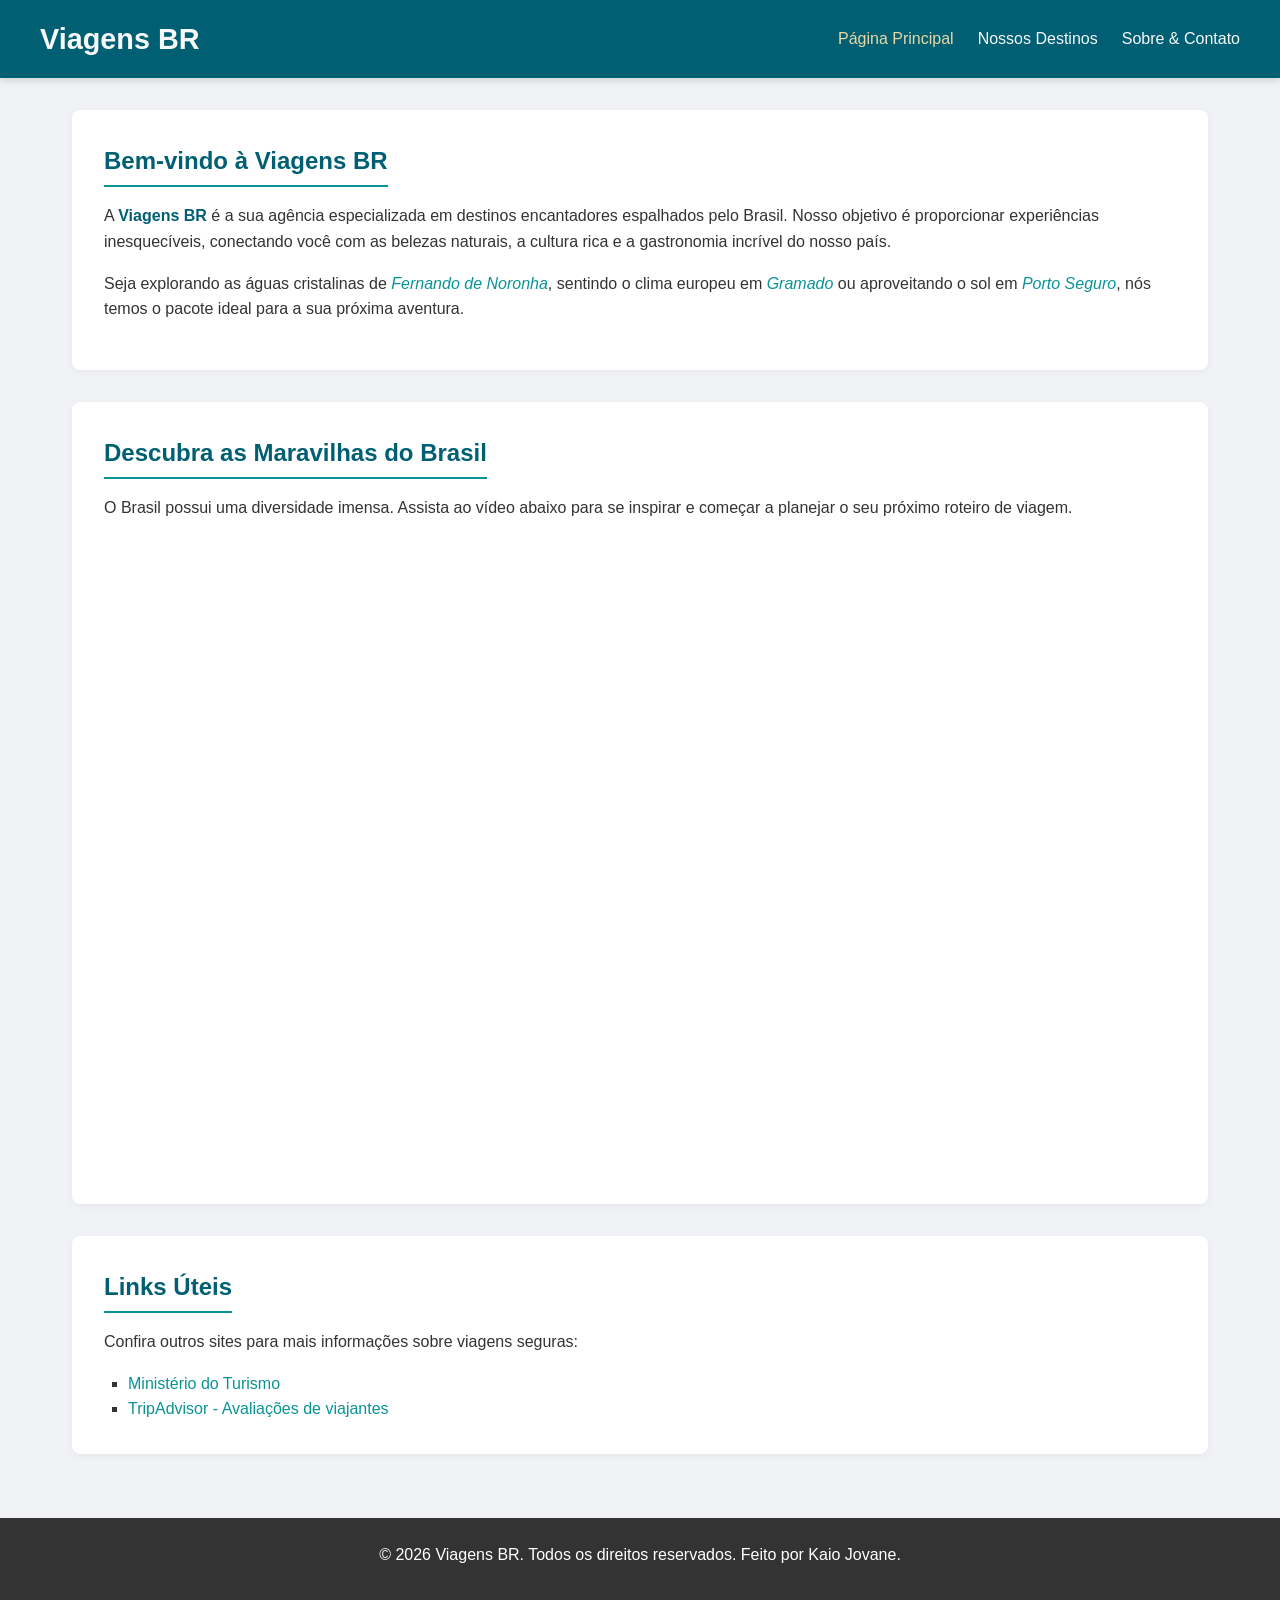
<file: index.html>
<!DOCTYPE html>
<html lang="pt-BR">

<head>
    <meta charset="UTF-8">
    <meta name="viewport" content="width=device-width, initial-scale=1.0">
    <title>Início | Viagens BR</title>
    <link rel="stylesheet" href="estilo.css">
</head>

<body>
    <header>
        <div class="header-container">
            <h1>Viagens BR</h1>
            <nav>
                <ul>
                    <li><a href="index.html" class="active">Página Principal</a></li>
                    <li><a href="destinos.html">Nossos Destinos</a></li>
                    <li><a href="sobre.html">Sobre & Contato</a></li>
                </ul>
            </nav>
        </div>
    </header>

    <main>
        <section>
            <h2>Bem-vindo à Viagens BR</h2>
            <p>A <strong>Viagens BR</strong> é a sua agência especializada em destinos encantadores espalhados pelo
                Brasil. Nosso objetivo é proporcionar experiências inesquecíveis, conectando você com as belezas
                naturais, a cultura rica e a gastronomia incrível do nosso país.</p>
            <p>Seja explorando as águas cristalinas de <em>Fernando de Noronha</em>, sentindo o clima europeu em
                <em>Gramado</em> ou aproveitando o sol em <em>Porto Seguro</em>, nós temos o pacote ideal para a sua
                próxima aventura.
            </p>
        </section>

        <section>
            <h2>Descubra as Maravilhas do Brasil</h2>
            <p>O Brasil possui uma diversidade imensa. Assista ao vídeo abaixo para se inspirar e começar a planejar o
                seu próximo roteiro de viagem.</p>

            <div class="video-container">
                <iframe width="560" height="315" src="https://www.youtube.com/embed/pD6aUf7vUQk?si=eOj3XWFjNB1cwEfn"
                    title="YouTube video player" frameborder="0"
                    allow="accelerometer; autoplay; clipboard-write; encrypted-media; gyroscope; picture-in-picture; web-share"
                    allowfullscreen></iframe>
            </div>
        </section>

        <section class="external-links">
            <h2>Links Úteis</h2>
            <p>Confira outros sites para mais informações sobre viagens seguras:</p>
            <ul>
                <li><a href="https://www.turismo.gov.br/" target="_blank">Ministério do Turismo</a></li>
                <li><a href="https://www.tripadvisor.com.br/" target="_blank">TripAdvisor - Avaliações de viajantes</a>
                </li>
            </ul>
        </section>
    </main>

    <footer>
        <p>&copy; 2026 Viagens BR. Todos os direitos reservados. Feito por Kaio Jovane.</p>
    </footer>

    <script src="main.js"></script>
</body>

</html>
</file>
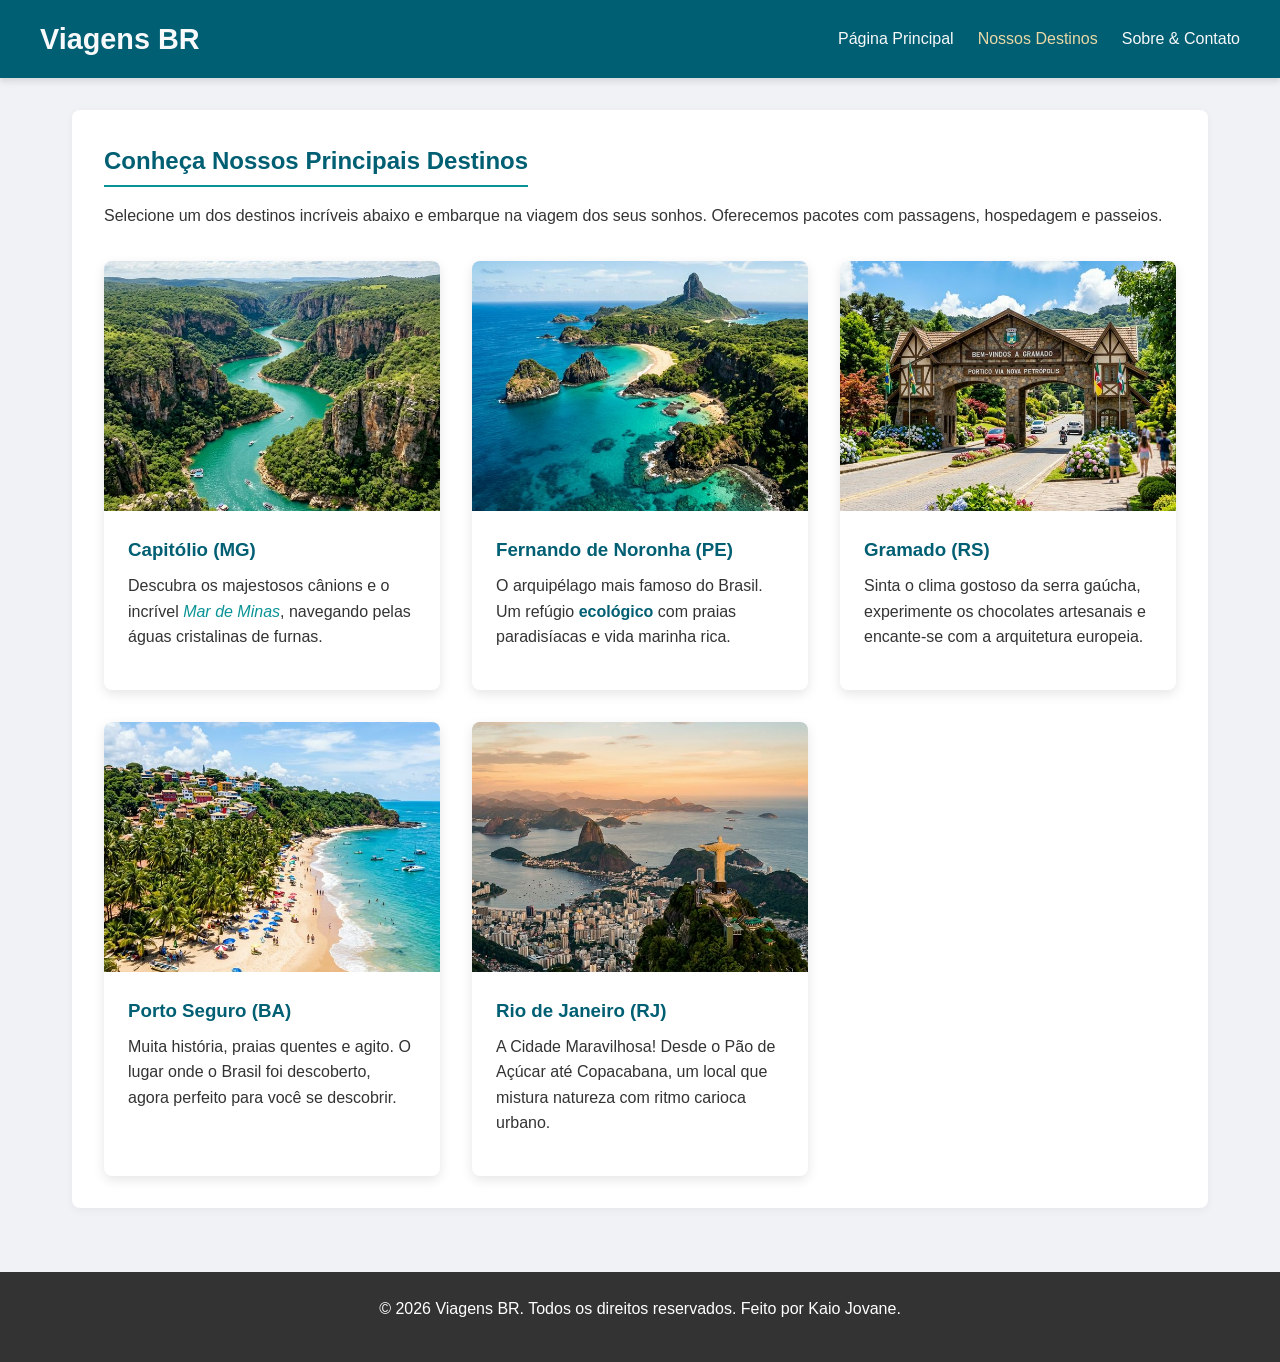
<file: destinos.html>
<!DOCTYPE html>
<html lang="pt-BR">

<head>
    <meta charset="UTF-8">
    <meta name="viewport" content="width=device-width, initial-scale=1.0">
    <title>Destinos | Viagens BR</title>
    <link rel="stylesheet" href="estilo.css">
</head>

<body>
    <header>
        <div class="header-container">
            <h1> Viagens BR</h1>
            <nav>
                <ul>
                    <li><a href="index.html">Página Principal</a></li>
                    <li><a href="destinos.html" class="active">Nossos Destinos</a></li>
                    <li><a href="sobre.html">Sobre & Contato</a></li>
                </ul>
            </nav>
        </div>
    </header>

    <main>
        <section>
            <h2>Conheça Nossos Principais Destinos</h2>
            <p>Selecione um dos destinos incríveis abaixo e embarque na viagem dos seus sonhos. Oferecemos pacotes com
                passagens, hospedagem e passeios.</p>

            <div class="grid-destinos">
                <article class="card-destino">
                    <img src="images/capitolio.png" alt="Cânion de Capitólio, Minas Gerais">
                    <div class="card-content">
                        <h3>Capitólio (MG)</h3>
                        <p>Descubra os majestosos cânions e o incrível <em>Mar de Minas</em>, navegando pelas águas
                            cristalinas de furnas.</p>
                    </div>
                </article>

                <article class="card-destino">
                    <img src="images/fernando-de-noronha.png" alt="Praia em Fernando de Noronha">
                    <div class="card-content">
                        <h3>Fernando de Noronha (PE)</h3>
                        <p>O arquipélago mais famoso do Brasil. Um refúgio <strong>ecológico</strong> com praias
                            paradisíacas e vida marinha rica.</p>
                    </div>
                </article>

                <article class="card-destino">
                    <img src="images/gramado.png" alt="Pórtico da Cidade de Gramado">
                    <div class="card-content">
                        <h3>Gramado (RS)</h3>
                        <p>Sinta o clima gostoso da serra gaúcha, experimente os chocolates artesanais e encante-se com
                            a arquitetura europeia.</p>
                    </div>
                </article>

                <article class="card-destino">
                    <img src="images/porto-seguro.png" alt="Litoral de Porto Seguro, Bahia">
                    <div class="card-content">
                        <h3>Porto Seguro (BA)</h3>
                        <p>Muita história, praias quentes e agito. O lugar onde o Brasil foi descoberto, agora perfeito
                            para você se descobrir.</p>
                    </div>
                </article>

                <article class="card-destino">
                    <img src="images/rio-de-janeiro.png" alt="Cristo Redentor no Rio de Janeiro">
                    <div class="card-content">
                        <h3>Rio de Janeiro (RJ)</h3>
                        <p>A Cidade Maravilhosa! Desde o Pão de Açúcar até Copacabana, um local que mistura natureza com
                            ritmo carioca urbano.</p>
                    </div>
                </article>
            </div>
        </section>
    </main>

    <footer>
        <p>&copy; 2026 Viagens BR. Todos os direitos reservados. Feito por Kaio Jovane.</p>
    </footer>

    <script src="main.js"></script>
</body>

</html>
</file>
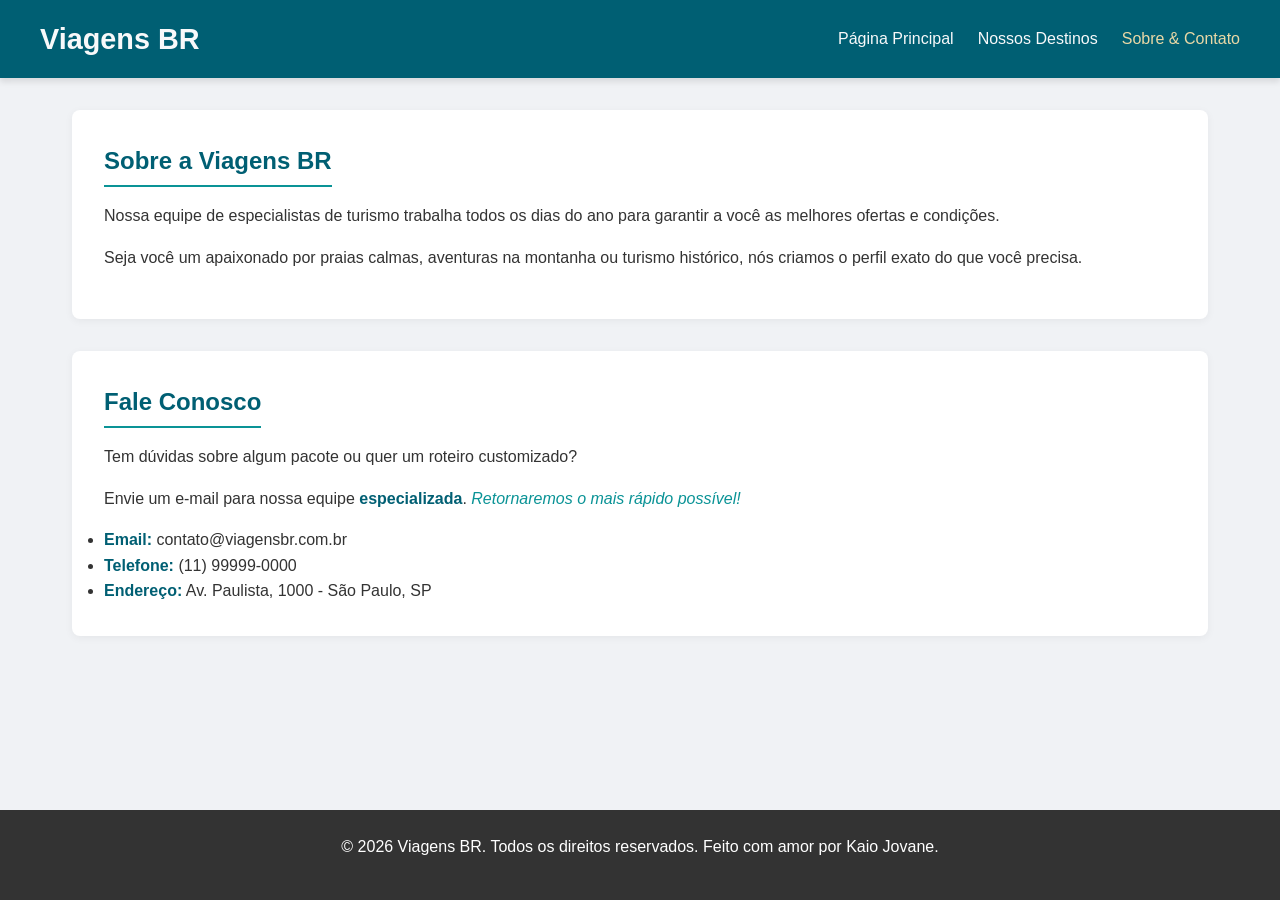
<file: sobre.html>
<!DOCTYPE html>
<html lang="pt-BR">

<head>
    <meta charset="UTF-8">
    <meta name="viewport" content="width=device-width, initial-scale=1.0">
    <title>Sobre Nós | Viagens BR</title>
    <link rel="stylesheet" href="estilo.css">
</head>

<body>
    <header>
        <div class="header-container">
            <h1> Viagens BR</h1>
            <nav>
                <ul>
                    <li><a href="index.html">Página Principal</a></li>
                    <li><a href="destinos.html">Nossos Destinos</a></li>
                    <li><a href="sobre.html" class="active">Sobre & Contato</a></li>
                </ul>
            </nav>
        </div>
    </header>

    <main>
        <section>
            <h2>Sobre a Viagens BR</h2>
            <p>Nossa equipe de especialistas de turismo trabalha todos os dias do ano para garantir a você as melhores
                ofertas e condições.</p>
            <p>Seja você um apaixonado por praias calmas, aventuras na montanha ou turismo histórico, nós criamos o
                perfil exato do que você precisa.</p>
        </section>

        <section>
            <h2>Fale Conosco</h2>
            <p>Tem dúvidas sobre algum pacote ou quer um roteiro customizado?</p>
            <p>Envie um e-mail para nossa equipe <strong>especializada</strong>. <em>Retornaremos o mais rápido
                    possível!</em></p>
            <ul>
                <li><strong>Email:</strong> contato@viagensbr.com.br</li>
                <li><strong>Telefone:</strong> (11) 99999-0000</li>
                <li><strong>Endereço:</strong> Av. Paulista, 1000 - São Paulo, SP</li>
            </ul>
        </section>
    </main>

    <footer>
        <p>&copy; 2026 Viagens BR. Todos os direitos reservados. Feito com amor por Kaio Jovane.</p>
    </footer>

    <script src="main.js"></script>
</body>

</html>
</file>
<file: estilo.css>
:root {
  --primary-color: #005f73;
  --secondary-color: #0a9396;
  --accent-color: #e9d8a6;
  --text-dark: #333333;
  --text-light: #f8f9fa;
  --bg-color: #f0f2f5;
  --font-main: 'Segoe UI', Roboto, Helvetica, Arial, sans-serif;
}

* {
  margin: 0;
  padding: 0;
  box-sizing: border-box;
}

body {
  font-family: var(--font-main);
  background-color: var(--bg-color);
  color: var(--text-dark);
  line-height: 1.6;
  display: flex;
  flex-direction: column;
  min-height: 100vh;
}

header {
  background-color: var(--primary-color);
  color: var(--text-light);
  padding: 1rem 2rem;
  box-shadow: 0 4px 6px rgba(0, 0, 0, 0.1);
}

.header-container {
  display: flex;
  justify-content: space-between;
  align-items: center;
  max-width: 1200px;
  margin: 0 auto;
}

header h1 {
  font-size: 1.8rem;
  font-weight: 700;
}

nav ul {
  list-style-type: none;
  display: flex;
  gap: 1.5rem;
}

nav ul li a {
  color: var(--text-light);
  text-decoration: none;
  font-weight: 500;
  transition: color 0.3s ease;
}

nav ul li a:hover,
nav ul li a.active {
  color: var(--accent-color);
}

main {
  flex: 1;
  max-width: 1200px;
  width: 100%;
  margin: 2rem auto;
  padding: 0 2rem;
}

section {
  background-color: #ffffff;
  padding: 2rem;
  border-radius: 8px;
  box-shadow: 0 2px 8px rgba(0, 0, 0, 0.05);
  margin-bottom: 2rem;
}

h2 {
  color: var(--primary-color);
  margin-bottom: 1rem;
  font-size: 1.5rem;
  border-bottom: 2px solid var(--secondary-color);
  display: inline-block;
  padding-bottom: 5px;
}

p {
  margin-bottom: 1rem;
}

em {
  color: var(--secondary-color);
  font-style: italic;
}

strong {
  color: var(--primary-color);
}

.grid-destinos {
  display: grid;
  grid-template-columns: repeat(auto-fit, minmax(300px, 1fr));
  gap: 2rem;
  margin-top: 2rem;
}

.card-destino {
  background-color: #fff;
  border-radius: 8px;
  overflow: hidden;
  box-shadow: 0 4px 12px rgba(0, 0, 0, 0.1);
  transition: transform 0.3s ease;
}

.card-destino:hover {
  transform: translateY(-5px);
}

.card-destino img {
  width: 100%;
  height: 250px;
  object-fit: cover;
  display: block;
}

.card-content {
  padding: 1.5rem;
}

.card-content h3 {
  color: var(--primary-color);
  margin-bottom: 0.5rem;
}

.video-container {
  position: relative;
  width: 100%;
  padding-bottom: 56.25%;
  margin: 1.5rem 0;
}

.video-container iframe {
  position: absolute;
  top: 0;
  left: 0;
  width: 100%;
  height: 100%;
  border-radius: 8px;
}

.external-links ul {
  list-style-type: square;
  margin-left: 1.5rem;
}

.external-links a {
  color: var(--secondary-color);
  text-decoration: none;
}

.external-links a:hover {
  text-decoration: underline;
}

footer {
  background-color: #333;
  color: #fff;
  text-align: center;
  padding: 1.5rem;
  margin-top: auto;
}

@media (max-width: 768px) {
  .header-container {
    flex-direction: column;
    text-align: center;
    gap: 1rem;
  }

  nav ul {
    flex-direction: column;
    gap: 0.8rem;
  }
}
</file>
